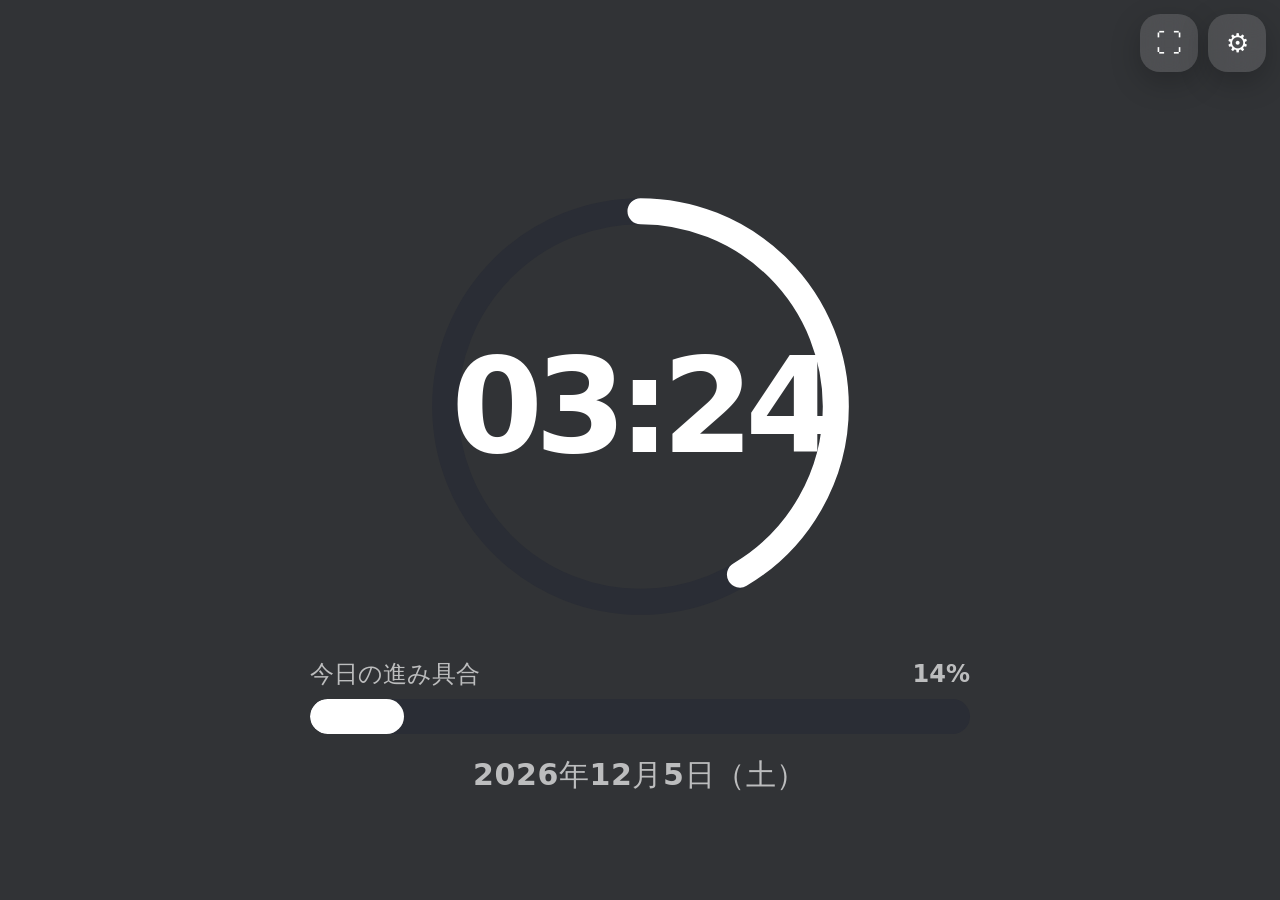
<file: index.html>
<!doctype html>
<html lang="ja">
<head>
  <meta charset="utf-8">
  <meta name="viewport" content="width=device-width, viewport-fit=cover, initial-scale=1">
  <meta name="theme-color" content="#0f1115">
  <meta name="apple-mobile-web-app-capable" content="yes">
  <meta name="apple-mobile-web-app-title" content="見える時計">
  <meta name="apple-mobile-web-app-status-bar-style" content="black-translucent">

  <title>見える時計</title>

  <link rel="manifest" href="./manifest.json">
  <link rel="apple-touch-icon" href="./apple-touch-icon.png">
  <link rel="icon" href="./icon.svg" type="image/svg+xml">
  <link rel="stylesheet" href="./style.css">
</head>
<body>
  <div class="second-fill" id="secondFill" aria-hidden="true"></div>

  <main class="app" id="app">
    <section class="clock-area" aria-label="時計">
      <div class="circle-wrap">
        <svg class="hour-ring" viewBox="0 0 320 320" aria-hidden="true">
          <circle class="ring-bg" cx="160" cy="160" r="135"></circle>
          <circle class="ring-progress" id="hourCircle" cx="160" cy="160" r="135"></circle>
        </svg>

        <div class="time-layer">
          <div class="time" id="time">00:00</div>
        </div>
      </div>

      <section class="day-section" aria-label="今日の進み具合">
        <div class="day-label">
          <span>今日の進み具合</span>
          <span id="dayPercent">0%</span>
        </div>
        <div class="bar-bg">
          <div class="bar-fill" id="dayBar"></div>
        </div>
      </section>

      <div class="date" id="date">0000年0月0日</div>
    </section>
  </main>

  <div class="top-actions" id="topActions">
    <button class="icon-button" id="fullscreenButton" type="button" aria-label="全画面">⛶</button>
    <button class="icon-button" id="settingsButton" type="button" aria-label="設定">⚙</button>
  </div>

  <aside class="settings-panel" id="settingsPanel" aria-label="設定パネル">
    <div class="panel-head">
      <div>
        <div class="panel-title">表示設定</div>
        <div class="panel-note">ダブルタップでボタン非表示</div>
      </div>
      <button class="close-button" id="closeSettingsButton" type="button" aria-label="閉じる">×</button>
    </div>

    <label class="setting-row">
      <span>UIサイズ</span>
      <input id="uiSize" type="range" min="80" max="150" step="1">
    </label>

    <label class="setting-row">
      <span>背景</span>
      <input id="bgColor" type="color">
    </label>

    <label class="setting-row">
      <span>せり上がり</span>
      <input id="riseColor" type="color">
    </label>

    <label class="setting-row">
      <span>せり上がり濃さ</span>
      <input id="riseOpacity" type="range" min="0" max="45" step="1">
    </label>

    <label class="setting-row">
      <span>文字</span>
      <input id="textColor" type="color">
    </label>

    <label class="setting-row">
      <span>円・バー</span>
      <input id="accentColor" type="color">
    </label>

    <label class="setting-row">
      <span>下地ライン</span>
      <input id="lineColor" type="color">
    </label>

    <button class="reset-button" id="resetButton" type="button">初期設定に戻す</button>
  </aside>

  <script src="./script.js"></script>
</body>
</html>
</file>
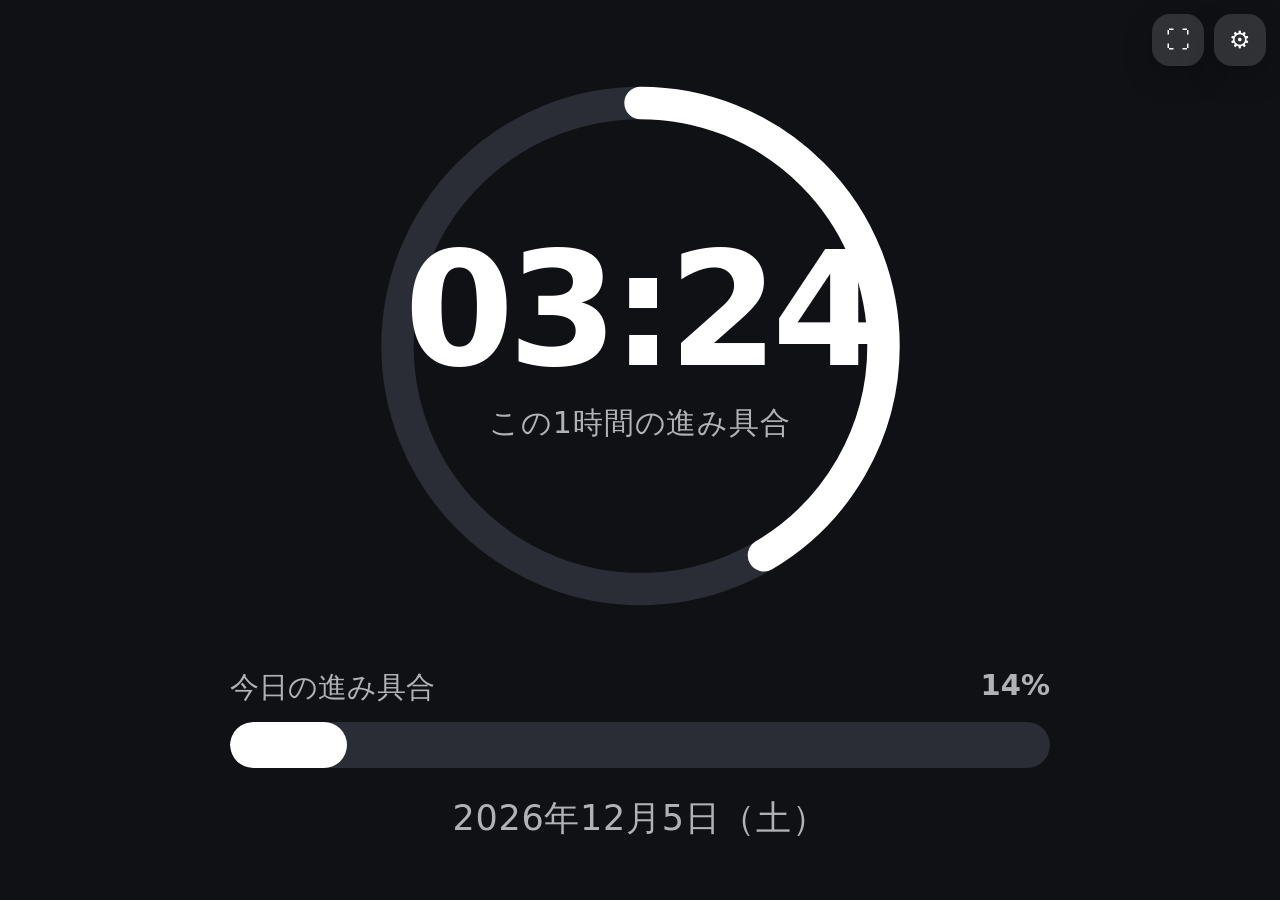
<file: index_single_file_reference.html>
<!doctype html>
<html lang="ja">
<head>
  <meta charset="utf-8">
  <meta name="viewport" content="width=device-width, viewport-fit=cover, initial-scale=1">
  <meta name="theme-color" content="#0f1115">
  <meta name="apple-mobile-web-app-capable" content="yes">
  <meta name="apple-mobile-web-app-title" content="見える時計">
  <meta name="apple-mobile-web-app-status-bar-style" content="black-translucent">

  <title>見える時計</title>

  <link rel="manifest" href="./manifest.json">
  <link rel="apple-touch-icon" href="./apple-touch-icon.png">
  <link rel="icon" href="./icon.svg" type="image/svg+xml">
  <style>
:root {
  --bg-color: #0f1115;
  --text-color: #ffffff;
  --muted-color: rgba(255, 255, 255, 0.68);
  --accent-color: #ffffff;
  --line-bg-color: #2a2d35;
  --rise-bg: rgba(255, 255, 255, 0.14);

  --circle-size: 560px;
  --time-size: 118px;
  --label-size: 22px;
  --date-size: 27px;
  --day-label-size: 22px;
  --bar-width: 680px;
  --bar-height: 34px;
}

* {
  box-sizing: border-box;
}

html {
  height: 100%;
  background: var(--bg-color);
}

body {
  margin: 0;
  min-height: 100%;
  min-height: 100dvh;
  overflow: hidden;
  background: var(--bg-color);
  color: var(--text-color);
  font-family: system-ui, -apple-system, BlinkMacSystemFont, "Hiragino Sans", "Yu Gothic", sans-serif;
  -webkit-font-smoothing: antialiased;
  touch-action: manipulation;
}

.second-fill {
  position: fixed;
  left: 0;
  bottom: 0;
  width: 100%;
  height: 0%;
  background: var(--rise-bg);
  pointer-events: none;
  z-index: 0;
  animation: riseMinute 60s linear infinite;
  will-change: height;
}

@keyframes riseMinute {
  from { height: 0%; }
  to { height: 100%; }
}

.app {
  position: relative;
  z-index: 1;
  min-height: 100dvh;
  display: grid;
  place-items: center;
  padding: max(18px, env(safe-area-inset-top)) max(14px, env(safe-area-inset-right)) max(18px, env(safe-area-inset-bottom)) max(14px, env(safe-area-inset-left));
}

.clock-area {
  width: min(96vw, 920px);
  display: flex;
  flex-direction: column;
  align-items: center;
  justify-content: center;
}

.circle-wrap {
  position: relative;
  width: var(--circle-size);
  height: var(--circle-size);
  max-width: 92vw;
  max-height: 64dvh;
  margin: 0 auto clamp(18px, 3.8dvh, 44px);
}

.hour-ring {
  width: 100%;
  height: 100%;
  transform: rotate(-90deg);
  overflow: visible;
}

.ring-bg,
.ring-progress {
  fill: none;
  stroke-width: 18;
}

.ring-bg {
  stroke: var(--line-bg-color);
}

.ring-progress {
  stroke: var(--accent-color);
  stroke-linecap: round;
}

.time-layer {
  position: absolute;
  inset: 0;
  display: flex;
  flex-direction: column;
  align-items: center;
  justify-content: center;
  transform: translateY(-1%);
}

.time {
  font-size: var(--time-size);
  font-weight: 820;
  line-height: 0.95;
  letter-spacing: -0.04em;
  font-variant-numeric: tabular-nums;
}

.sub-label {
  margin-top: clamp(10px, 2dvh, 20px);
  font-size: var(--label-size);
  color: var(--muted-color);
  letter-spacing: 0.03em;
}

.day-section {
  width: var(--bar-width);
  max-width: 90vw;
}

.day-label {
  display: flex;
  justify-content: space-between;
  gap: 18px;
  margin-bottom: clamp(8px, 1.6dvh, 14px);
  color: var(--muted-color);
  font-size: var(--day-label-size);
  font-weight: 560;
}

.bar-bg {
  width: 100%;
  height: var(--bar-height);
  overflow: hidden;
  border-radius: 999px;
  background: var(--line-bg-color);
}

.bar-fill {
  width: 0%;
  height: 100%;
  border-radius: inherit;
  background: var(--accent-color);
  transition: width 0.18s linear;
}

.date {
  margin-top: clamp(14px, 3dvh, 28px);
  color: var(--muted-color);
  font-size: var(--date-size);
  font-weight: 540;
  letter-spacing: 0.02em;
}

.top-actions {
  position: fixed;
  top: max(14px, env(safe-area-inset-top));
  right: max(14px, env(safe-area-inset-right));
  z-index: 4;
  display: flex;
  gap: 10px;
  transition: opacity 0.18s ease, transform 0.18s ease;
}

.icon-button {
  width: 52px;
  height: 52px;
  border: 0;
  border-radius: 18px;
  color: var(--text-color);
  background: rgba(255, 255, 255, 0.14);
  box-shadow: 0 10px 30px rgba(0,0,0,0.22);
  backdrop-filter: blur(14px);
  -webkit-backdrop-filter: blur(14px);
  font-size: 24px;
  line-height: 1;
  cursor: pointer;
}

.settings-panel {
  position: fixed;
  top: calc(max(14px, env(safe-area-inset-top)) + 64px);
  right: max(14px, env(safe-area-inset-right));
  z-index: 5;
  width: min(340px, calc(100vw - 28px));
  max-height: calc(100dvh - 92px - env(safe-area-inset-bottom));
  overflow: auto;
  padding: 18px;
  border-radius: 24px;
  color: white;
  background: rgba(18, 19, 24, 0.86);
  box-shadow: 0 18px 60px rgba(0, 0, 0, 0.42);
  backdrop-filter: blur(18px);
  -webkit-backdrop-filter: blur(18px);
  display: none;
}

.settings-panel.open {
  display: block;
}

.panel-head {
  display: flex;
  align-items: flex-start;
  justify-content: space-between;
  gap: 14px;
  margin-bottom: 14px;
}

.panel-title {
  font-size: 18px;
  font-weight: 760;
}

.panel-note {
  margin-top: 4px;
  font-size: 12px;
  color: rgba(255,255,255,0.56);
}

.close-button {
  flex: 0 0 auto;
  width: 34px;
  height: 34px;
  border: 0;
  border-radius: 50%;
  color: white;
  background: rgba(255,255,255,0.14);
  font-size: 22px;
  line-height: 1;
  cursor: pointer;
}

.setting-row {
  display: grid;
  grid-template-columns: 1fr auto;
  align-items: center;
  gap: 16px;
  margin: 14px 0;
  font-size: 15px;
}

input[type="color"] {
  width: 50px;
  height: 34px;
  padding: 0;
  border: 0;
  background: transparent;
  cursor: pointer;
}

input[type="range"] {
  width: 142px;
  accent-color: var(--accent-color);
}

.reset-button {
  width: 100%;
  margin-top: 12px;
  padding: 12px 14px;
  border: 0;
  border-radius: 999px;
  color: white;
  background: rgba(255,255,255,0.16);
  font-size: 15px;
  font-weight: 650;
  cursor: pointer;
}

.ui-hidden .top-actions,
.ui-hidden .settings-panel {
  opacity: 0;
  pointer-events: none;
  transform: translateY(-8px);
}

@media (orientation: landscape) and (max-height: 560px) {
  .clock-area {
    transform: translateY(4px);
  }

  .circle-wrap {
    max-height: 58dvh;
    margin-bottom: 12px;
  }

  .date {
    margin-top: 10px;
  }
}

@media (max-width: 420px) {
  .icon-button {
    width: 48px;
    height: 48px;
    border-radius: 16px;
  }

  .settings-panel {
    top: calc(max(12px, env(safe-area-inset-top)) + 58px);
  }
}

</style>
</head>
<body>
  <div class="second-fill" id="secondFill" aria-hidden="true"></div>

  <main class="app" id="app">
    <section class="clock-area" aria-label="時計">
      <div class="circle-wrap">
        <svg class="hour-ring" viewBox="0 0 320 320" aria-hidden="true">
          <circle class="ring-bg" cx="160" cy="160" r="135"></circle>
          <circle class="ring-progress" id="hourCircle" cx="160" cy="160" r="135"></circle>
        </svg>

        <div class="time-layer">
          <div class="time" id="time">00:00</div>
          <div class="sub-label">この1時間の進み具合</div>
        </div>
      </div>

      <section class="day-section" aria-label="今日の進み具合">
        <div class="day-label">
          <span>今日の進み具合</span>
          <span id="dayPercent">0%</span>
        </div>
        <div class="bar-bg">
          <div class="bar-fill" id="dayBar"></div>
        </div>
      </section>

      <div class="date" id="date">0000年0月0日</div>
    </section>
  </main>

  <div class="top-actions" id="topActions">
    <button class="icon-button" id="fullscreenButton" type="button" aria-label="全画面">⛶</button>
    <button class="icon-button" id="settingsButton" type="button" aria-label="設定">⚙</button>
  </div>

  <aside class="settings-panel" id="settingsPanel" aria-label="設定パネル">
    <div class="panel-head">
      <div>
        <div class="panel-title">表示設定</div>
        <div class="panel-note">ダブルタップでボタン非表示</div>
      </div>
      <button class="close-button" id="closeSettingsButton" type="button" aria-label="閉じる">×</button>
    </div>

    <label class="setting-row">
      <span>UIサイズ</span>
      <input id="uiSize" type="range" min="80" max="140" step="1">
    </label>

    <label class="setting-row">
      <span>背景</span>
      <input id="bgColor" type="color">
    </label>

    <label class="setting-row">
      <span>せり上がり</span>
      <input id="riseColor" type="color">
    </label>

    <label class="setting-row">
      <span>せり上がり濃さ</span>
      <input id="riseOpacity" type="range" min="0" max="45" step="1">
    </label>

    <label class="setting-row">
      <span>文字</span>
      <input id="textColor" type="color">
    </label>

    <label class="setting-row">
      <span>円・バー</span>
      <input id="accentColor" type="color">
    </label>

    <label class="setting-row">
      <span>下地ライン</span>
      <input id="lineColor" type="color">
    </label>

    <button class="reset-button" id="resetButton" type="button">初期設定に戻す</button>
  </aside>

  <script>
"use strict";

const storageKey = "visualClockRestoredSettings_v1";

const defaultSettings = {
  bgColor: "#0f1115",
  riseColor: "#ffffff",
  riseOpacity: 14,
  textColor: "#ffffff",
  accentColor: "#ffffff",
  lineColor: "#2a2d35",
  uiSize: 112
};

let settings = loadSettings();

const els = {
  time: document.getElementById("time"),
  date: document.getElementById("date"),
  dayPercent: document.getElementById("dayPercent"),
  dayBar: document.getElementById("dayBar"),
  hourCircle: document.getElementById("hourCircle"),
  secondFill: document.getElementById("secondFill"),
  settingsButton: document.getElementById("settingsButton"),
  settingsPanel: document.getElementById("settingsPanel"),
  closeSettingsButton: document.getElementById("closeSettingsButton"),
  fullscreenButton: document.getElementById("fullscreenButton"),
  resetButton: document.getElementById("resetButton"),
  uiSize: document.getElementById("uiSize"),
  bgColor: document.getElementById("bgColor"),
  riseColor: document.getElementById("riseColor"),
  riseOpacity: document.getElementById("riseOpacity"),
  textColor: document.getElementById("textColor"),
  accentColor: document.getElementById("accentColor"),
  lineColor: document.getElementById("lineColor")
};

const ringRadius = 135;
const ringCircumference = 2 * Math.PI * ringRadius;
els.hourCircle.style.strokeDasharray = String(ringCircumference);
els.hourCircle.style.strokeDashoffset = String(ringCircumference);

function loadSettings() {
  try {
    const raw = localStorage.getItem(storageKey);
    if (!raw) return { ...defaultSettings };
    return { ...defaultSettings, ...JSON.parse(raw) };
  } catch {
    return { ...defaultSettings };
  }
}

function saveSettings() {
  localStorage.setItem(storageKey, JSON.stringify(settings));
}

function hexToRgba(hex, opacityPercent) {
  const normalized = /^#[0-9a-fA-F]{6}$/.test(hex) ? hex : "#ffffff";
  const r = parseInt(normalized.slice(1, 3), 16);
  const g = parseInt(normalized.slice(3, 5), 16);
  const b = parseInt(normalized.slice(5, 7), 16);
  const a = Math.max(0, Math.min(100, Number(opacityPercent))) / 100;
  return `rgba(${r}, ${g}, ${b}, ${a})`;
}

function applySettings() {
  const root = document.documentElement;

  root.style.setProperty("--bg-color", settings.bgColor);
  root.style.setProperty("--text-color", settings.textColor);
  root.style.setProperty("--accent-color", settings.accentColor);
  root.style.setProperty("--line-bg-color", settings.lineColor);
  root.style.setProperty("--rise-bg", hexToRgba(settings.riseColor, settings.riseOpacity));

  els.uiSize.value = settings.uiSize;
  els.bgColor.value = settings.bgColor;
  els.riseColor.value = settings.riseColor;
  els.riseOpacity.value = settings.riseOpacity;
  els.textColor.value = settings.textColor;
  els.accentColor.value = settings.accentColor;
  els.lineColor.value = settings.lineColor;

  updateLayout();
}

function clamp(value, min, max) {
  return Math.max(min, Math.min(max, value));
}

function updateLayout() {
  const root = document.documentElement;
  const width = window.innerWidth || document.documentElement.clientWidth;
  const height = window.innerHeight || document.documentElement.clientHeight;
  const scale = settings.uiSize / 100;

  const availableCircleByHeight = height - 205;
  const availableCircleByWidth = width * 0.88;

  let circleSize = Math.min(availableCircleByHeight, availableCircleByWidth, 760);
  circleSize = circleSize * scale;

  const hardMax = Math.min(height - 185, width * 0.92, 820);
  circleSize = clamp(circleSize, 240, Math.max(240, hardMax));

  const timeSize = clamp(circleSize * 0.235, 58, 158);
  const labelSize = clamp(circleSize * 0.043, 15, 30);
  const dayLabelSize = clamp(circleSize * 0.043, 15, 29);
  const dateSize = clamp(circleSize * 0.052, 17, 35);
  const barWidth = clamp(circleSize * 1.18, Math.min(width * 0.78, 300), Math.min(width * 0.9, 820));
  const barHeight = clamp(circleSize * 0.064, 20, 48);

  root.style.setProperty("--circle-size", `${Math.round(circleSize)}px`);
  root.style.setProperty("--time-size", `${Math.round(timeSize)}px`);
  root.style.setProperty("--label-size", `${Math.round(labelSize)}px`);
  root.style.setProperty("--day-label-size", `${Math.round(dayLabelSize)}px`);
  root.style.setProperty("--date-size", `${Math.round(dateSize)}px`);
  root.style.setProperty("--bar-width", `${Math.round(barWidth)}px`);
  root.style.setProperty("--bar-height", `${Math.round(barHeight)}px`);
}

function syncSecondFill() {
  const now = new Date();
  const seconds = now.getSeconds() + now.getMilliseconds() / 1000;

  els.secondFill.style.animation = "none";
  void els.secondFill.offsetHeight;
  els.secondFill.style.animation = "riseMinute 60s linear infinite";
  els.secondFill.style.animationDelay = `${-seconds}s`;
}

function updateClock() {
  const now = new Date();

  const hours = String(now.getHours()).padStart(2, "0");
  const minutes = String(now.getMinutes()).padStart(2, "0");
  const seconds = now.getSeconds();

  els.time.textContent = `${hours}:${minutes}`;

  const weekdays = ["日", "月", "火", "水", "木", "金", "土"];
  els.date.textContent =
    `${now.getFullYear()}年${now.getMonth() + 1}月${now.getDate()}日（${weekdays[now.getDay()]}）`;

  const hourProgress = (now.getMinutes() * 60 + seconds) / 3600;
  els.hourCircle.style.strokeDashoffset = String(ringCircumference * (1 - hourProgress));

  const secondsToday = now.getHours() * 3600 + now.getMinutes() * 60 + seconds;
  const dayProgress = secondsToday / 86400;
  els.dayBar.style.width = `${dayProgress * 100}%`;
  els.dayPercent.textContent = `${Math.floor(dayProgress * 100)}%`;
}

function bindSetting(input, key, isNumber = false) {
  input.addEventListener("input", () => {
    settings[key] = isNumber ? Number(input.value) : input.value;
    applySettings();
    saveSettings();
  });
}

bindSetting(els.uiSize, "uiSize", true);
bindSetting(els.bgColor, "bgColor");
bindSetting(els.riseColor, "riseColor");
bindSetting(els.riseOpacity, "riseOpacity", true);
bindSetting(els.textColor, "textColor");
bindSetting(els.accentColor, "accentColor");
bindSetting(els.lineColor, "lineColor");

els.settingsButton.addEventListener("click", () => {
  document.body.classList.remove("ui-hidden");
  els.settingsPanel.classList.toggle("open");
});

els.closeSettingsButton.addEventListener("click", () => {
  els.settingsPanel.classList.remove("open");
});

els.resetButton.addEventListener("click", () => {
  settings = { ...defaultSettings };
  applySettings();
  saveSettings();
  syncSecondFill();
});

els.fullscreenButton.addEventListener("click", async () => {
  try {
    if (document.fullscreenElement) {
      await document.exitFullscreen();
    } else if (document.documentElement.requestFullscreen) {
      await document.documentElement.requestFullscreen();
    }
  } catch {
    // iPhone SafariではFullscreen APIが使えない場合がある。
    // ホーム画面に追加して開くと、よりアプリらしく表示できる。
  }
});

let lastTap = 0;
document.addEventListener("pointerup", (event) => {
  const interactive = event.target.closest("button, input, label, .settings-panel");
  if (interactive) return;

  const now = Date.now();
  if (now - lastTap < 320) {
    els.settingsPanel.classList.remove("open");
    document.body.classList.toggle("ui-hidden");
  }
  lastTap = now;
});

window.addEventListener("resize", updateLayout);
window.addEventListener("orientationchange", () => {
  setTimeout(updateLayout, 250);
});

document.addEventListener("visibilitychange", () => {
  if (!document.hidden) {
    updateClock();
    syncSecondFill();
  }
});

applySettings();
syncSecondFill();
updateClock();

setInterval(updateClock, 1000);
setInterval(syncSecondFill, 60 * 1000);

if ("serviceWorker" in navigator && location.protocol.startsWith("http")) {
  window.addEventListener("load", () => {
    /* service worker omitted in single-file version */
  });
}

</script>
</body>
</html>
</file>
<file: style.css>
:root {
  --bg-color: #0f1115;
  --text-color: #ffffff;
  --muted-color: rgba(255, 255, 255, 0.68);
  --accent-color: #ffffff;
  --line-bg-color: #2a2d35;
  --rise-bg: rgba(255, 255, 255, 0.14);

  --circle-size: 330px;
  --time-size: 92px;
  --date-size: 24px;
  --day-label-size: 19px;
  --bar-width: 330px;
  --bar-height: 28px;
  --gap-main: 22px;
}

* {
  box-sizing: border-box;
}

html,
body {
  margin: 0;
  width: 100%;
  min-width: 0;
  height: 100%;
  background: var(--bg-color);
  overflow: hidden;
}

body {
  color: var(--text-color);
  font-family: system-ui, -apple-system, BlinkMacSystemFont, "Hiragino Sans", "Yu Gothic", sans-serif;
  -webkit-font-smoothing: antialiased;
  touch-action: manipulation;
}

.second-fill {
  position: fixed;
  left: 0;
  bottom: 0;
  z-index: 0;
  width: 100%;
  height: 0%;
  background: var(--rise-bg);
  pointer-events: none;
  animation: riseMinute 60s linear infinite;
  will-change: height;
}

@keyframes riseMinute {
  from { height: 0%; }
  to { height: 100%; }
}

.app {
  position: fixed;
  inset: 0;
  z-index: 1;
  display: flex;
  align-items: center;
  justify-content: center;
  padding:
    max(86px, calc(env(safe-area-inset-top) + 76px))
    max(12px, env(safe-area-inset-right))
    max(18px, env(safe-area-inset-bottom))
    max(12px, env(safe-area-inset-left));
  overflow: hidden;
}

.clock-area {
  width: min(100%, 760px);
  height: 100%;
  min-height: 0;
  display: flex;
  flex-direction: column;
  align-items: center;
  justify-content: center;
  gap: var(--gap-main);
  overflow: hidden;
}

.circle-wrap {
  position: relative;
  width: var(--circle-size);
  height: var(--circle-size);
  max-width: 100%;
  max-height: 100%;
  flex: 0 0 auto;
}

.hour-ring {
  width: 100%;
  height: 100%;
  transform: rotate(-90deg);
  overflow: visible;
}

.ring-bg,
.ring-progress {
  fill: none;
  stroke-width: 18;
}

.ring-bg {
  stroke: var(--line-bg-color);
}

.ring-progress {
  stroke: var(--accent-color);
  stroke-linecap: round;
}

.time-layer {
  position: absolute;
  inset: 0;
  display: flex;
  align-items: center;
  justify-content: center;
  overflow: hidden;
}

.time {
  width: 94%;
  color: var(--text-color);
  font-size: var(--time-size);
  font-weight: 830;
  line-height: 0.9;
  letter-spacing: -0.065em;
  font-variant-numeric: tabular-nums;
  text-align: center;
  white-space: nowrap;
  overflow: hidden;
}

.day-section {
  width: min(var(--bar-width), 96vw);
  flex: 0 0 auto;
}

.day-label {
  display: flex;
  justify-content: space-between;
  align-items: baseline;
  gap: 14px;
  margin-bottom: 10px;
  color: var(--muted-color);
  font-size: var(--day-label-size);
  font-weight: 590;
  line-height: 1.15;
  white-space: nowrap;
}

.bar-bg {
  width: 100%;
  height: var(--bar-height);
  overflow: hidden;
  border-radius: 999px;
  background: var(--line-bg-color);
}

.bar-fill {
  width: 0%;
  height: 100%;
  border-radius: inherit;
  background: var(--accent-color);
  transition: width 0.18s linear;
}

.date {
  width: 96vw;
  max-width: 760px;
  flex: 0 0 auto;
  color: var(--muted-color);
  font-size: var(--date-size);
  font-weight: 560;
  line-height: 1.22;
  letter-spacing: 0.02em;
  text-align: center;
  white-space: nowrap;
  overflow: hidden;
  text-overflow: clip;
}

.top-actions {
  position: fixed;
  top: max(14px, env(safe-area-inset-top));
  right: max(14px, env(safe-area-inset-right));
  z-index: 4;
  display: flex;
  gap: 10px;
  transition: opacity 0.18s ease, transform 0.18s ease;
}

.icon-button {
  width: 58px;
  height: 58px;
  border: 0;
  border-radius: 20px;
  color: var(--text-color);
  background: rgba(255, 255, 255, 0.14);
  box-shadow: 0 10px 30px rgba(0,0,0,0.22);
  backdrop-filter: blur(14px);
  -webkit-backdrop-filter: blur(14px);
  font-size: 26px;
  line-height: 1;
  cursor: pointer;
}

.settings-panel {
  position: fixed;
  top: max(84px, calc(env(safe-area-inset-top) + 76px));
  right: max(12px, env(safe-area-inset-right));
  z-index: 5;
  width: min(320px, calc(100vw - 24px));
  max-height: calc(100dvh - 104px - env(safe-area-inset-bottom));
  overflow: auto;
  padding: 16px;
  border-radius: 22px;
  color: white;
  background: rgba(18, 19, 24, 0.90);
  box-shadow: 0 18px 60px rgba(0, 0, 0, 0.42);
  backdrop-filter: blur(18px);
  -webkit-backdrop-filter: blur(18px);
  display: none;
}

.settings-panel.open {
  display: block;
}

.panel-head {
  display: flex;
  align-items: flex-start;
  justify-content: space-between;
  gap: 14px;
  margin-bottom: 12px;
}

.panel-title {
  font-size: 17px;
  font-weight: 760;
}

.panel-note {
  margin-top: 4px;
  font-size: 12px;
  color: rgba(255,255,255,0.56);
}

.close-button {
  flex: 0 0 auto;
  width: 34px;
  height: 34px;
  border: 0;
  border-radius: 50%;
  color: white;
  background: rgba(255,255,255,0.14);
  font-size: 22px;
  line-height: 1;
  cursor: pointer;
}

.setting-row {
  display: grid;
  grid-template-columns: 1fr auto;
  align-items: center;
  gap: 14px;
  margin: 12px 0;
  font-size: 14px;
}

input[type="color"] {
  width: 50px;
  height: 34px;
  padding: 0;
  border: 0;
  background: transparent;
  cursor: pointer;
}

input[type="range"] {
  width: 138px;
  accent-color: var(--accent-color);
}

.reset-button {
  width: 100%;
  margin-top: 10px;
  padding: 11px 14px;
  border: 0;
  border-radius: 999px;
  color: white;
  background: rgba(255,255,255,0.16);
  font-size: 14px;
  font-weight: 650;
  cursor: pointer;
}

.ui-hidden .top-actions,
.ui-hidden .settings-panel {
  opacity: 0;
  pointer-events: none;
  transform: translateY(-8px);
}

/* Safariの下部バーが出ている通常表示でも破綻しにくくする */
@media (max-height: 720px) {
  .app {
    padding-top: max(76px, calc(env(safe-area-inset-top) + 66px));
    padding-bottom: max(12px, env(safe-area-inset-bottom));
  }

  .icon-button {
    width: 50px;
    height: 50px;
    border-radius: 18px;
    font-size: 23px;
  }

  .top-actions {
    gap: 8px;
  }
}

@media (orientation: landscape) {
  .app,
  .clock-area,
  .circle-wrap,
  .top-actions,
  .settings-panel {
    transform: none;
  }
}
</file>
